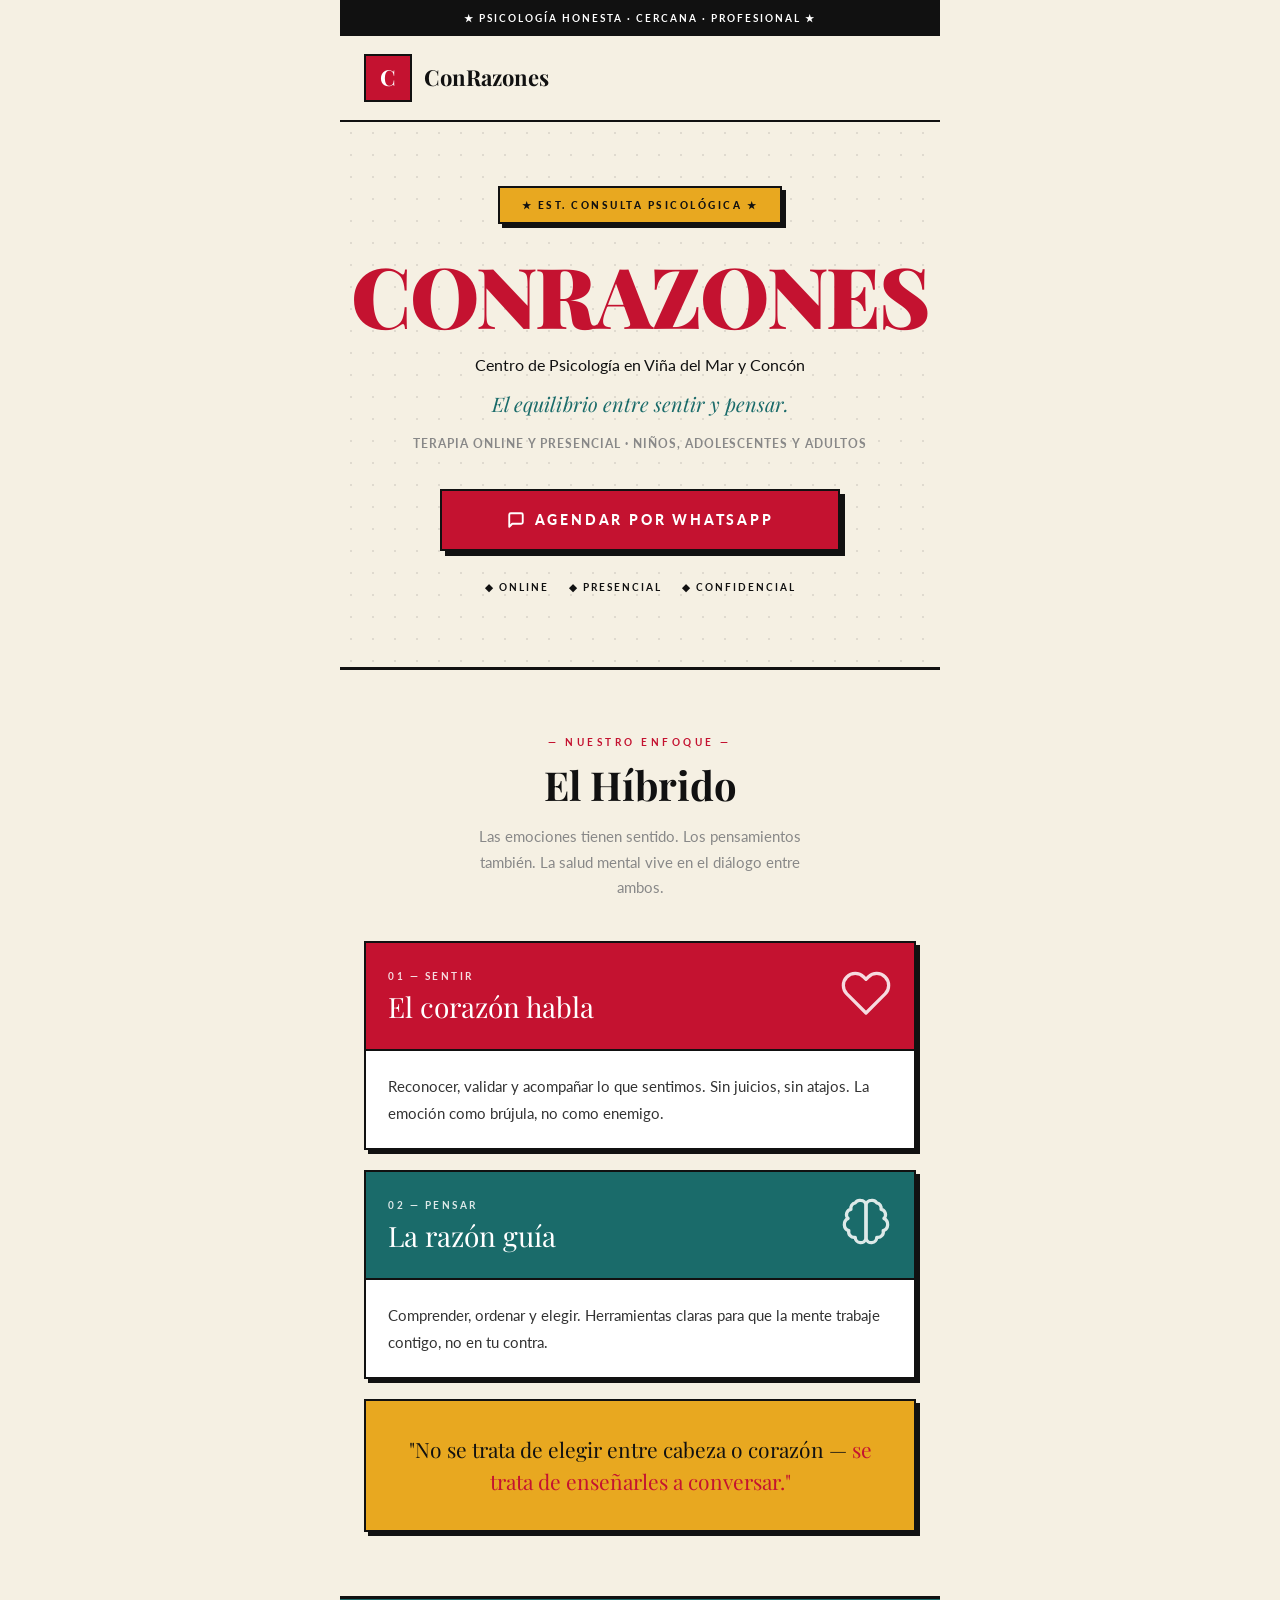
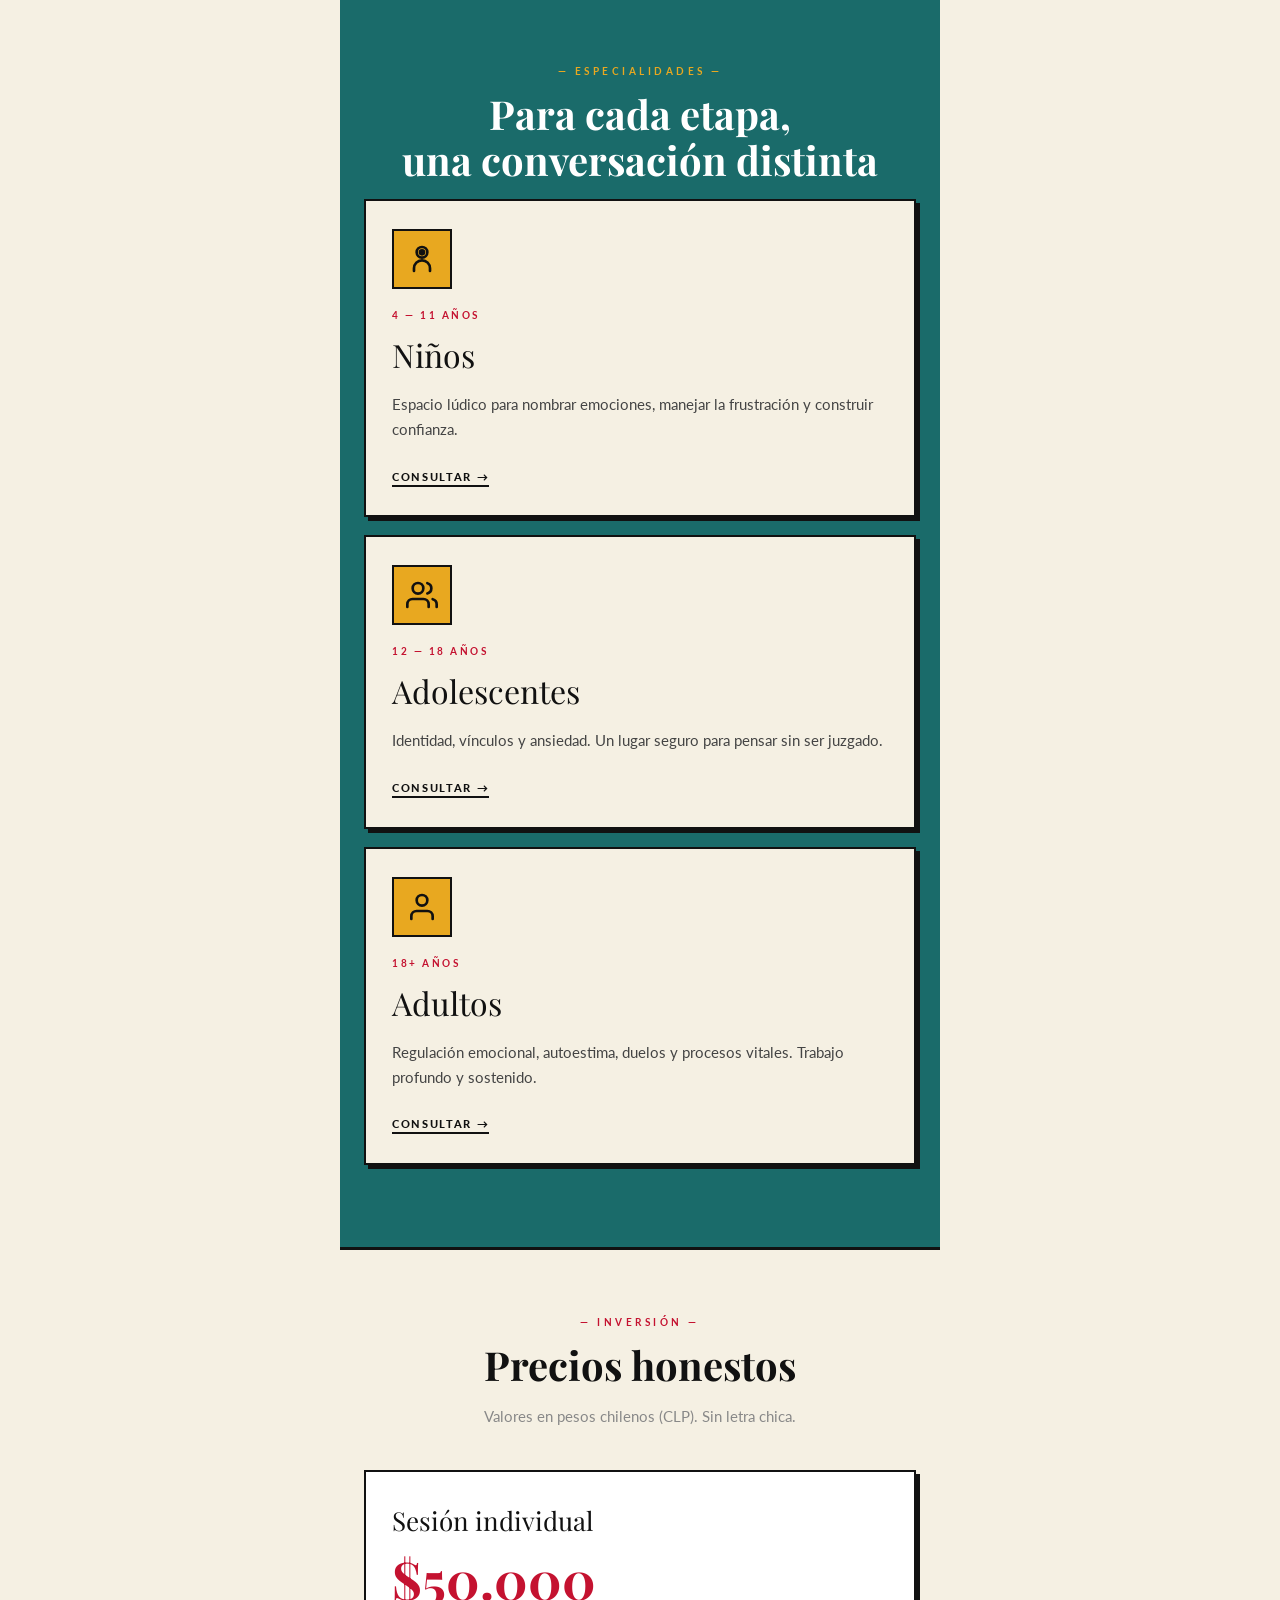
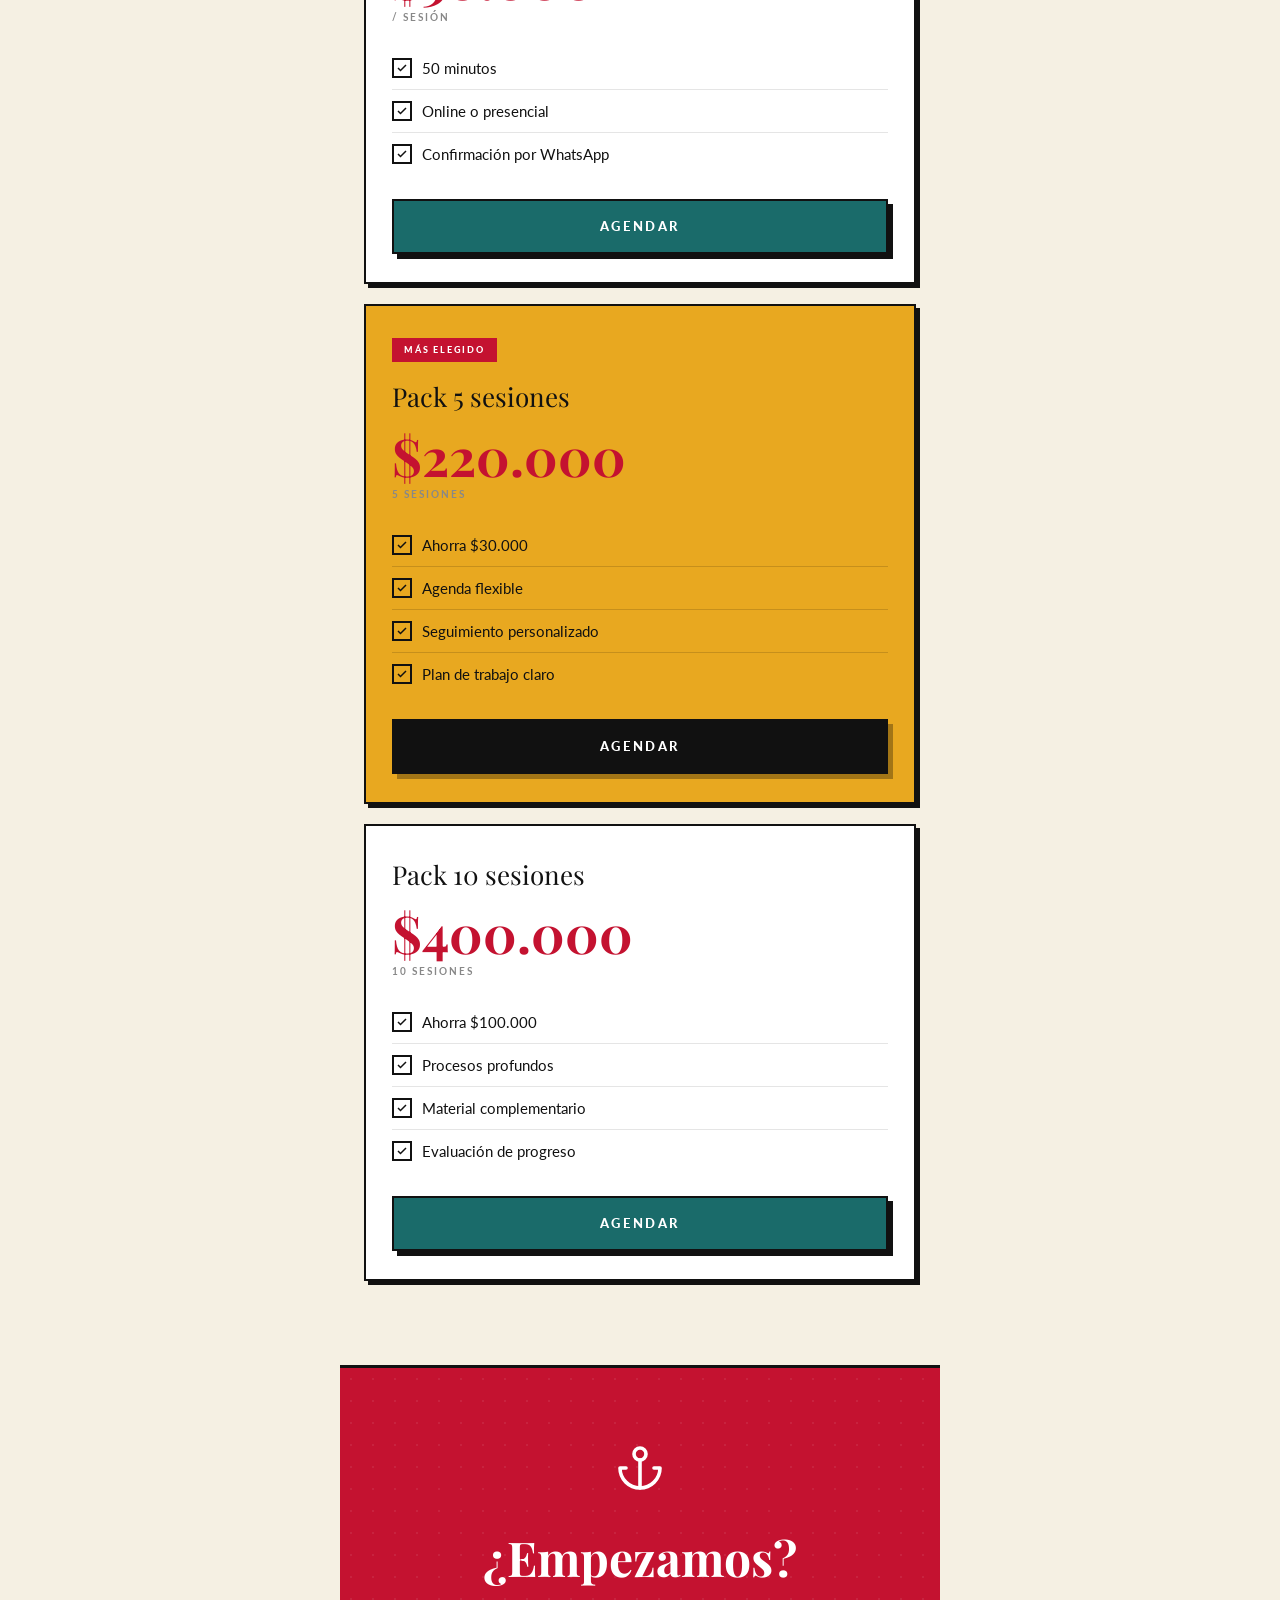
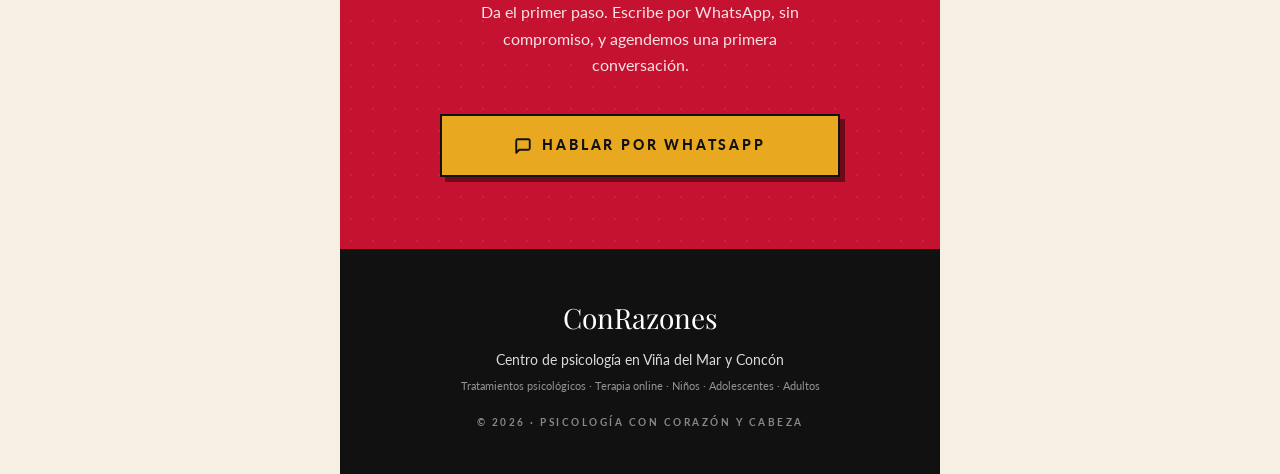
<file: index.html>
<!DOCTYPE html>
<html lang="es-CL">
<head>
  <meta charset="UTF-8">
  <meta name="viewport" content="width=device-width, initial-scale=1.0">

  <!-- Primary SEO -->
  <title>Psicólogo en Viña del Mar y Concón | ConRazones — Terapia Online y Presencial</title>
  <meta name="description" content="Centro de psicología en Viña del Mar y Concón. Tratamientos psicológicos para niños, adolescentes y adultos: regulación emocional, ansiedad, autoestima. Terapia online y presencial. Agenda por WhatsApp.">
  <meta name="keywords" content="psicología viña del mar, psicólogo viña del mar, psicología concón, psicólogo concón, centro de psicología, tratamientos psicológicos, terapia online, terapia presencial, regulación emocional, ansiedad, psicoterapia chile">
  <meta name="author" content="ConRazones">
  <meta name="robots" content="index, follow, max-image-preview:large">
  <link rel="canonical" href="https://conrazones.vercel.app/">

  <!-- Geo Tags (Viña del Mar) -->
  <meta name="geo.region" content="CL-VS">
  <meta name="geo.placename" content="Viña del Mar, Concón">
  <meta name="geo.position" content="-33.024444;-71.551111">
  <meta name="ICBM" content="-33.024444, -71.551111">

  <!-- Open Graph (Facebook / WhatsApp / LinkedIn) -->
  <meta property="og:type" content="website">
  <meta property="og:locale" content="es_CL">
  <meta property="og:site_name" content="ConRazones">
  <meta property="og:title" content="Psicólogo en Viña del Mar y Concón | ConRazones">
  <meta property="og:description" content="Centro de psicología en Viña del Mar y Concón. Terapia online y presencial para niños, adolescentes y adultos. Agenda por WhatsApp.">
  <meta property="og:url" content="https://conrazones.vercel.app/">
  <meta property="og:image" content="https://conrazones.vercel.app/og-image.jpg">
  <meta property="og:image:width" content="1200">
  <meta property="og:image:height" content="630">

  <!-- Twitter Card -->
  <meta name="twitter:card" content="summary_large_image">
  <meta name="twitter:title" content="Psicólogo en Viña del Mar y Concón | ConRazones">
  <meta name="twitter:description" content="Centro de psicología en Viña del Mar y Concón. Terapia online y presencial. Agenda por WhatsApp.">
  <meta name="twitter:image" content="https://conrazones.vercel.app/og-image.jpg">

  <!-- Mobile / Browser Chrome -->
  <meta name="theme-color" content="#C41230">
  <meta name="format-detection" content="telephone=no">

  <!-- Favicon (SVG inline — funciona en Chrome/Firefox/Safari modernos) -->
  <link rel="icon" href="data:image/svg+xml,%3Csvg xmlns='http://www.w3.org/2000/svg' viewBox='0 0 100 100'%3E%3Crect width='100' height='100' fill='%23C41230'/%3E%3Ctext x='50' y='72' font-family='Georgia,serif' font-size='70' font-weight='700' fill='%23fff' text-anchor='middle'%3EC%3C/text%3E%3C/svg%3E">

  <!-- Structured Data — Schema.org JSON-LD -->
  <script type="application/ld+json">
  {
    "@context": "https://schema.org",
    "@type": "MedicalBusiness",
    "@id": "https://conrazones.vercel.app/#business",
    "name": "ConRazones",
    "alternateName": "ConRazones Psicología",
    "description": "Centro de psicología en Viña del Mar y Concón. Tratamientos psicológicos para niños, adolescentes y adultos. Terapia online y presencial.",
    "url": "https://conrazones.vercel.app/",
    "telephone": "+56988238047",
    "image": "https://conrazones.vercel.app/og-image.jpg",
    "priceRange": "$50.000 - $400.000 CLP",
    "address": {
      "@type": "PostalAddress",
      "addressLocality": "Viña del Mar",
      "addressRegion": "Valparaíso",
      "addressCountry": "CL"
    },
    "geo": {
      "@type": "GeoCoordinates",
      "latitude": -33.024444,
      "longitude": -71.551111
    },
    "areaServed": [
      { "@type": "City", "name": "Viña del Mar" },
      { "@type": "City", "name": "Concón" },
      { "@type": "City", "name": "Valparaíso" },
      { "@type": "Country", "name": "Chile" }
    ],
    "medicalSpecialty": "Psychiatric",
    "availableService": [
      {
        "@type": "MedicalTherapy",
        "name": "Psicoterapia para niños",
        "description": "Espacio lúdico para nombrar emociones, manejar la frustración y construir confianza (4-11 años)."
      },
      {
        "@type": "MedicalTherapy",
        "name": "Psicoterapia para adolescentes",
        "description": "Identidad, vínculos y ansiedad. Espacio seguro para adolescentes (12-18 años)."
      },
      {
        "@type": "MedicalTherapy",
        "name": "Psicoterapia para adultos",
        "description": "Regulación emocional, autoestima, duelos y procesos vitales (18+ años)."
      },
      {
        "@type": "MedicalTherapy",
        "name": "Terapia online",
        "description": "Sesiones de psicoterapia por videollamada para Chile y el extranjero."
      }
    ],
    "sameAs": []
  }
  </script>

  <!-- Fonts -->
  <link rel="preconnect" href="https://fonts.googleapis.com">
  <link rel="preconnect" href="https://fonts.gstatic.com" crossorigin>
  <link href="https://fonts.googleapis.com/css2?family=Playfair+Display:ital,wght@0,400;0,600;0,700;0,900;1,400;1,600&family=Lato:wght@300;400;700;900&display=swap" rel="stylesheet">
  <link rel="stylesheet" href="style.css?v=6">
</head>
<body>

  <!-- Announcement Bar -->
  <div class="announcement-bar">
    ★ PSICOLOGÍA HONESTA · CERCANA · PROFESIONAL ★
  </div>

  <!-- Header -->
  <header class="site-header">
    <div class="logo">
      <div class="logo-mark">C</div>
      <span class="logo-name">ConRazones</span>
    </div>
  </header>

  <!-- Hero -->
  <section class="hero" id="inicio">
    <div class="hero-inner">
      <span class="hero-badge">★ EST. CONSULTA PSICOLÓGICA ★</span>
      <h1 class="hero-title">CONRAZONES</h1>
      <p class="hero-sub">Centro de Psicología en Viña del Mar y Concón</p>
      <p class="hero-tagline">El equilibrio entre sentir y pensar.</p>
      <p class="hero-location">Terapia online y presencial · Niños, adolescentes y adultos</p>
      <a href="https://wa.me/56988238047?text=Hola%2C%20me%20gustar%C3%ADa%20agendar%20una%20consulta"
         class="btn btn--red btn--large" target="_blank" rel="noopener">
        <svg class="btn-icon" xmlns="http://www.w3.org/2000/svg" viewBox="0 0 24 24" fill="none" stroke="currentColor" stroke-width="2.5" stroke-linecap="round" stroke-linejoin="round">
          <path d="M21 15a2 2 0 0 1-2 2H7l-4 4V5a2 2 0 0 1 2-2h14a2 2 0 0 1 2 2z"/>
        </svg>
        AGENDAR POR WHATSAPP
      </a>
      <div class="hero-pills">
        <span>◆ ONLINE</span>
        <span>◆ PRESENCIAL</span>
        <span>◆ CONFIDENCIAL</span>
      </div>
    </div>
  </section>

  <!-- Nuestro Enfoque -->
  <section class="approach" id="enfoque">
    <div class="container">
      <p class="eyebrow eyebrow--red">— NUESTRO ENFOQUE —</p>
      <h2 class="section-heading">El Híbrido</h2>
      <p class="section-body">Las emociones tienen sentido. Los pensamientos también. La salud mental vive en el diálogo entre ambos.</p>

      <!-- Card Sentir -->
      <div class="method-card">
        <div class="method-card__header method-card__header--red">
          <div class="method-card__text">
            <span class="method-card__label">01 — SENTIR</span>
            <h3 class="method-card__title">El corazón habla</h3>
          </div>
          <div class="method-card__icon">
            <svg xmlns="http://www.w3.org/2000/svg" width="52" height="52" viewBox="0 0 24 24" fill="none" stroke="currentColor" stroke-width="1.5" stroke-linecap="round" stroke-linejoin="round">
              <path d="M20.84 4.61a5.5 5.5 0 0 0-7.78 0L12 5.67l-1.06-1.06a5.5 5.5 0 0 0-7.78 7.78l1.06 1.06L12 21.23l7.78-7.78 1.06-1.06a5.5 5.5 0 0 0 0-7.78z"/>
            </svg>
          </div>
        </div>
        <div class="method-card__body">
          Reconocer, validar y acompañar lo que sentimos. Sin juicios, sin atajos. La emoción como brújula, no como enemigo.
        </div>
      </div>

      <!-- Card Pensar -->
      <div class="method-card">
        <div class="method-card__header method-card__header--teal">
          <div class="method-card__text">
            <span class="method-card__label">02 — PENSAR</span>
            <h3 class="method-card__title">La razón guía</h3>
          </div>
          <div class="method-card__icon">
            <svg xmlns="http://www.w3.org/2000/svg" width="52" height="52" viewBox="0 0 24 24" fill="none" stroke="currentColor" stroke-width="1.5" stroke-linecap="round" stroke-linejoin="round">
              <path d="M9.5 2A2.5 2.5 0 0 1 12 4.5v15a2.5 2.5 0 0 1-4.96-.46 2.5 2.5 0 0 1-2.96-3.08 3 3 0 0 1-.34-5.58 2.5 2.5 0 0 1 1.32-4.24 2.5 2.5 0 0 1 1.98-3A2.5 2.5 0 0 1 9.5 2Z"/>
              <path d="M14.5 2A2.5 2.5 0 0 0 12 4.5v15a2.5 2.5 0 0 0 4.96-.46 2.5 2.5 0 0 0 2.96-3.08 3 3 0 0 0 .34-5.58 2.5 2.5 0 0 0-1.32-4.24 2.5 2.5 0 0 0-1.98-3A2.5 2.5 0 0 0 14.5 2Z"/>
            </svg>
          </div>
        </div>
        <div class="method-card__body">
          Comprender, ordenar y elegir. Herramientas claras para que la mente trabaje contigo, no en tu contra.
        </div>
      </div>

      <!-- Quote -->
      <blockquote class="quote-block">
        "No se trata de elegir entre cabeza o corazón —
        <em class="quote-accent">se trata de enseñarles a conversar."</em>
      </blockquote>
    </div>
  </section>

  <!-- Especialidades -->
  <section class="specialties" id="especialidades">
    <div class="container">
      <p class="eyebrow eyebrow--gold">— ESPECIALIDADES —</p>
      <h2 class="section-heading section-heading--white">Para cada etapa,<br>una conversación distinta</h2>

      <!-- Niños -->
      <div class="specialty-card">
        <div class="specialty-card__icon">
          <svg xmlns="http://www.w3.org/2000/svg" width="32" height="32" viewBox="0 0 24 24" fill="none" stroke="currentColor" stroke-width="2" stroke-linecap="round" stroke-linejoin="round">
            <circle cx="12" cy="7" r="4"/>
            <path d="M6 21v-2a6 6 0 0 1 12 0v2"/>
            <circle cx="12" cy="7" r="1.5" fill="currentColor"/>
          </svg>
        </div>
        <span class="specialty-card__age">4 — 11 AÑOS</span>
        <h3 class="specialty-card__title">Niños</h3>
        <p class="specialty-card__desc">Espacio lúdico para nombrar emociones, manejar la frustración y construir confianza.</p>
        <a href="https://wa.me/56988238047?text=Hola%2C%20me%20interesa%20consultar%20por%20ni%C3%B1os"
           class="specialty-card__link" target="_blank" rel="noopener">CONSULTAR →</a>
      </div>

      <!-- Adolescentes -->
      <div class="specialty-card">
        <div class="specialty-card__icon">
          <svg xmlns="http://www.w3.org/2000/svg" width="32" height="32" viewBox="0 0 24 24" fill="none" stroke="currentColor" stroke-width="2" stroke-linecap="round" stroke-linejoin="round">
            <path d="M17 21v-2a4 4 0 0 0-4-4H5a4 4 0 0 0-4 4v2"/>
            <circle cx="9" cy="7" r="4"/>
            <path d="M23 21v-2a4 4 0 0 0-3-3.87"/>
            <path d="M16 3.13a4 4 0 0 1 0 7.75"/>
          </svg>
        </div>
        <span class="specialty-card__age">12 — 18 AÑOS</span>
        <h3 class="specialty-card__title">Adolescentes</h3>
        <p class="specialty-card__desc">Identidad, vínculos y ansiedad. Un lugar seguro para pensar sin ser juzgado.</p>
        <a href="https://wa.me/56988238047?text=Hola%2C%20me%20interesa%20consultar%20por%20adolescentes"
           class="specialty-card__link" target="_blank" rel="noopener">CONSULTAR →</a>
      </div>

      <!-- Adultos -->
      <div class="specialty-card">
        <div class="specialty-card__icon">
          <svg xmlns="http://www.w3.org/2000/svg" width="32" height="32" viewBox="0 0 24 24" fill="none" stroke="currentColor" stroke-width="2" stroke-linecap="round" stroke-linejoin="round">
            <path d="M20 21v-2a4 4 0 0 0-4-4H8a4 4 0 0 0-4 4v2"/>
            <circle cx="12" cy="7" r="4"/>
          </svg>
        </div>
        <span class="specialty-card__age">18+ AÑOS</span>
        <h3 class="specialty-card__title">Adultos</h3>
        <p class="specialty-card__desc">Regulación emocional, autoestima, duelos y procesos vitales. Trabajo profundo y sostenido.</p>
        <a href="https://wa.me/56988238047?text=Hola%2C%20me%20interesa%20consultar%20para%20adultos"
           class="specialty-card__link" target="_blank" rel="noopener">CONSULTAR →</a>
      </div>
    </div>
  </section>

  <!-- Inversión / Precios -->
  <section class="pricing" id="inversion">
    <div class="container">
      <p class="eyebrow eyebrow--red">— INVERSIÓN —</p>
      <h2 class="section-heading">Precios honestos</h2>
      <p class="section-body">Valores en pesos chilenos (CLP). Sin letra chica.</p>

      <!-- Sesión Individual -->
      <div class="price-card">
        <h3 class="price-card__name">Sesión individual</h3>
        <div class="price-card__amount">$50.000</div>
        <div class="price-card__period">/ SESIÓN</div>
        <ul class="price-card__features">
          <li><span class="check-box"><svg xmlns="http://www.w3.org/2000/svg" width="12" height="12" viewBox="0 0 24 24" fill="none" stroke="currentColor" stroke-width="3"><polyline points="20 6 9 17 4 12"/></svg></span> 50 minutos</li>
          <li><span class="check-box"><svg xmlns="http://www.w3.org/2000/svg" width="12" height="12" viewBox="0 0 24 24" fill="none" stroke="currentColor" stroke-width="3"><polyline points="20 6 9 17 4 12"/></svg></span> Online o presencial</li>
          <li><span class="check-box"><svg xmlns="http://www.w3.org/2000/svg" width="12" height="12" viewBox="0 0 24 24" fill="none" stroke="currentColor" stroke-width="3"><polyline points="20 6 9 17 4 12"/></svg></span> Confirmación por WhatsApp</li>
        </ul>
        <a href="https://wa.me/56988238047?text=Hola%2C%20quiero%20agendar%20una%20sesi%C3%B3n%20individual"
           class="btn btn--teal btn--block" target="_blank" rel="noopener">AGENDAR</a>
      </div>

      <!-- Pack 5 (featured) -->
      <div class="price-card price-card--featured">
        <span class="price-card__badge">MÁS ELEGIDO</span>
        <h3 class="price-card__name">Pack 5 sesiones</h3>
        <div class="price-card__amount">$220.000</div>
        <div class="price-card__period">5 SESIONES</div>
        <ul class="price-card__features">
          <li><span class="check-box"><svg xmlns="http://www.w3.org/2000/svg" width="12" height="12" viewBox="0 0 24 24" fill="none" stroke="currentColor" stroke-width="3"><polyline points="20 6 9 17 4 12"/></svg></span> Ahorra $30.000</li>
          <li><span class="check-box"><svg xmlns="http://www.w3.org/2000/svg" width="12" height="12" viewBox="0 0 24 24" fill="none" stroke="currentColor" stroke-width="3"><polyline points="20 6 9 17 4 12"/></svg></span> Agenda flexible</li>
          <li><span class="check-box"><svg xmlns="http://www.w3.org/2000/svg" width="12" height="12" viewBox="0 0 24 24" fill="none" stroke="currentColor" stroke-width="3"><polyline points="20 6 9 17 4 12"/></svg></span> Seguimiento personalizado</li>
          <li><span class="check-box"><svg xmlns="http://www.w3.org/2000/svg" width="12" height="12" viewBox="0 0 24 24" fill="none" stroke="currentColor" stroke-width="3"><polyline points="20 6 9 17 4 12"/></svg></span> Plan de trabajo claro</li>
        </ul>
        <a href="https://wa.me/56988238047?text=Hola%2C%20quiero%20el%20pack%20de%205%20sesiones"
           class="btn btn--dark btn--block" target="_blank" rel="noopener">AGENDAR</a>
      </div>

      <!-- Pack 10 -->
      <div class="price-card">
        <h3 class="price-card__name">Pack 10 sesiones</h3>
        <div class="price-card__amount">$400.000</div>
        <div class="price-card__period">10 SESIONES</div>
        <ul class="price-card__features">
          <li><span class="check-box"><svg xmlns="http://www.w3.org/2000/svg" width="12" height="12" viewBox="0 0 24 24" fill="none" stroke="currentColor" stroke-width="3"><polyline points="20 6 9 17 4 12"/></svg></span> Ahorra $100.000</li>
          <li><span class="check-box"><svg xmlns="http://www.w3.org/2000/svg" width="12" height="12" viewBox="0 0 24 24" fill="none" stroke="currentColor" stroke-width="3"><polyline points="20 6 9 17 4 12"/></svg></span> Procesos profundos</li>
          <li><span class="check-box"><svg xmlns="http://www.w3.org/2000/svg" width="12" height="12" viewBox="0 0 24 24" fill="none" stroke="currentColor" stroke-width="3"><polyline points="20 6 9 17 4 12"/></svg></span> Material complementario</li>
          <li><span class="check-box"><svg xmlns="http://www.w3.org/2000/svg" width="12" height="12" viewBox="0 0 24 24" fill="none" stroke="currentColor" stroke-width="3"><polyline points="20 6 9 17 4 12"/></svg></span> Evaluación de progreso</li>
        </ul>
        <a href="https://wa.me/56988238047?text=Hola%2C%20quiero%20el%20pack%20de%2010%20sesiones"
           class="btn btn--teal btn--block" target="_blank" rel="noopener">AGENDAR</a>
      </div>
    </div>
  </section>

  <!-- CTA Final -->
  <section class="cta-section">
    <div class="container">
      <div class="cta-anchor">
        <svg xmlns="http://www.w3.org/2000/svg" width="48" height="48" viewBox="0 0 24 24" fill="none" stroke="currentColor" stroke-width="1.8" stroke-linecap="round" stroke-linejoin="round">
          <circle cx="12" cy="5" r="3"/>
          <line x1="12" y1="22" x2="12" y2="8"/>
          <path d="M5 12H2a10 10 0 0 0 20 0h-3"/>
        </svg>
      </div>
      <h2 class="cta-title">¿Empezamos?</h2>
      <p class="cta-body">Da el primer paso. Escribe por WhatsApp, sin compromiso, y agendemos una primera conversación.</p>
      <a href="https://wa.me/56988238047?text=Hola%2C%20quiero%20empezar%20una%20primera%20consulta"
         class="btn btn--gold btn--large" target="_blank" rel="noopener">
        <svg class="btn-icon" xmlns="http://www.w3.org/2000/svg" viewBox="0 0 24 24" fill="none" stroke="currentColor" stroke-width="2.5" stroke-linecap="round" stroke-linejoin="round">
          <path d="M21 15a2 2 0 0 1-2 2H7l-4 4V5a2 2 0 0 1 2-2h14a2 2 0 0 1 2 2z"/>
        </svg>
        HABLAR POR WHATSAPP
      </a>
    </div>
  </section>

  <!-- Footer -->
  <footer class="site-footer">
    <p class="footer-brand">ConRazones</p>
    <p class="footer-tagline">Centro de psicología en Viña del Mar y Concón</p>
    <p class="footer-services">Tratamientos psicológicos · Terapia online · Niños · Adolescentes · Adultos</p>
    <p class="footer-copy">© 2026 · PSICOLOGÍA CON CORAZÓN Y CABEZA</p>
  </footer>

</body>
</html>
</file>
<file: style.css>
/* ================================================
   ConRazones — Retro Psychology Landing Page
   ================================================ */

*, *::before, *::after {
  box-sizing: border-box;
  margin: 0;
  padding: 0;
}

:root {
  --cream: #F5F0E3;
  --red:   #C41230;
  --teal:  #1A6B6A;
  --gold:  #E8A820;
  --black: #111111;
  --white: #FFFFFF;
  --gray:  #888888;
  --shadow: 4px 4px 0px var(--black);
}

html {
  scroll-behavior: smooth;
  overflow-x: hidden;
}

body {
  font-family: 'Lato', sans-serif;
  background: var(--cream);
  color: var(--black);
  max-width: 520px;
  margin: 0 auto;
  line-height: 1.6;
  overflow-x: hidden;
}

/* Full-viewport cream bg on desktop */
html { background: var(--cream); }

/* ================================================
   ANNOUNCEMENT BAR
   ================================================ */

.announcement-bar {
  background: var(--black);
  color: var(--white);
  text-align: center;
  padding: 10px 16px;
  font-size: 10px;
  font-weight: 700;
  letter-spacing: 0.2em;
  text-transform: uppercase;
}

/* ================================================
   HEADER
   ================================================ */

.site-header {
  background: var(--cream);
  padding: 18px 24px;
  border-bottom: 2.5px solid var(--black);
}

.logo {
  display: flex;
  align-items: center;
  gap: 12px;
}

.logo-mark {
  width: 48px;
  height: 48px;
  background: var(--red);
  color: var(--white);
  font-family: 'Playfair Display', serif;
  font-size: 22px;
  font-weight: 700;
  display: flex;
  align-items: center;
  justify-content: center;
  border: 2px solid var(--black);
  flex-shrink: 0;
}

.logo-name {
  font-family: 'Playfair Display', serif;
  font-size: 22px;
  font-weight: 700;
  color: var(--black);
}

/* ================================================
   HERO
   ================================================ */

.hero {
  background-color: var(--cream);
  background-image: radial-gradient(circle, rgba(0,0,0,0.09) 1.5px, transparent 1.5px);
  background-size: 22px 22px;
  padding: 64px 24px 72px;
  border-bottom: 3px solid var(--black);
  text-align: center;
}

.hero-inner {
  display: flex;
  flex-direction: column;
  align-items: center;
}

.hero-badge {
  display: inline-block;
  background: var(--gold);
  color: var(--black);
  font-size: 10px;
  font-weight: 900;
  letter-spacing: 0.25em;
  padding: 9px 22px;
  border: 2px solid var(--black);
  box-shadow: var(--shadow);
  margin-bottom: 28px;
}

.hero-title {
  font-family: 'Playfair Display', serif;
  font-size: clamp(38px, 11vw, 72px);
  font-weight: 900;
  color: var(--red);
  line-height: 1;
  letter-spacing: -0.02em;
  margin-bottom: 16px;
}

.hero-sub {
  font-size: 16px;
  font-weight: 400;
  color: var(--black);
  margin-bottom: 10px;
}

.hero-tagline {
  font-family: 'Playfair Display', serif;
  font-size: 20px;
  font-style: italic;
  color: var(--teal);
  margin-bottom: 14px;
}

.hero-location {
  font-size: 12px;
  font-weight: 700;
  letter-spacing: 0.08em;
  color: var(--gray);
  text-transform: uppercase;
  margin-bottom: 36px;
}

.hero-pills {
  display: flex;
  justify-content: center;
  flex-wrap: wrap;
  gap: 12px 20px;
  margin-top: 28px;
  font-size: 10px;
  font-weight: 700;
  letter-spacing: 0.2em;
  color: var(--black);
}

/* ================================================
   BUTTONS
   ================================================ */

.btn {
  display: inline-flex;
  align-items: center;
  justify-content: center;
  gap: 10px;
  padding: 15px 28px;
  font-family: 'Lato', sans-serif;
  font-size: 13px;
  font-weight: 900;
  letter-spacing: 0.2em;
  text-transform: uppercase;
  text-decoration: none;
  border: 2px solid var(--black);
  cursor: pointer;
  transition: transform 0.08s, box-shadow 0.08s;
  user-select: none;
}

.btn:active {
  transform: translate(4px, 4px);
  box-shadow: none !important;
}

.btn--large {
  padding: 18px 32px;
  font-size: 14px;
  width: 100%;
  max-width: 400px;
}

.btn--block {
  width: 100%;
  display: flex;
}

.btn--red  { background: var(--red);   color: var(--white); box-shadow: 5px 5px 0px var(--black); }
.btn--teal { background: var(--teal);  color: var(--white); box-shadow: 5px 5px 0px var(--black); }
.btn--dark { background: var(--black); color: var(--white); box-shadow: 5px 5px 0px rgba(0,0,0,0.3); }
.btn--gold { background: var(--gold);  color: var(--black); box-shadow: 5px 5px 0px rgba(0,0,0,0.45); }

.btn-icon {
  width: 18px;
  height: 18px;
  flex-shrink: 0;
}

/* ================================================
   SHARED
   ================================================ */

.container { width: 100%; }

.eyebrow {
  font-size: 10px;
  font-weight: 700;
  letter-spacing: 0.35em;
  text-align: center;
  text-transform: uppercase;
  margin-bottom: 12px;
}

.eyebrow--red  { color: var(--red); }
.eyebrow--gold { color: var(--gold); }

.section-heading {
  font-family: 'Playfair Display', serif;
  font-size: 40px;
  font-weight: 700;
  text-align: center;
  line-height: 1.15;
  margin-bottom: 16px;
  color: var(--black);
}

.section-heading--white { color: var(--white); }

.section-body {
  text-align: center;
  color: var(--gray);
  font-size: 15px;
  line-height: 1.7;
  max-width: 360px;
  margin: 0 auto 40px;
}

/* ================================================
   APPROACH / ENFOQUE
   ================================================ */

.approach {
  background: var(--cream);
  padding: 64px 24px;
}

.method-card {
  border: 2px solid var(--black);
  box-shadow: var(--shadow);
  margin-bottom: 20px;
  overflow: hidden;
}

.method-card__header {
  padding: 24px 22px;
  display: flex;
  align-items: center;
  justify-content: space-between;
  gap: 16px;
}

.method-card__header--red  { background: var(--red);  color: var(--white); }
.method-card__header--teal { background: var(--teal); color: var(--white); }

.method-card__label {
  display: block;
  font-size: 10px;
  font-weight: 700;
  letter-spacing: 0.25em;
  opacity: 0.85;
  margin-bottom: 6px;
}

.method-card__title {
  font-family: 'Playfair Display', serif;
  font-size: 28px;
  font-weight: 400;
  line-height: 1.2;
}

.method-card__icon { flex-shrink: 0; opacity: 0.85; }

.method-card__body {
  background: var(--white);
  padding: 22px;
  font-size: 15px;
  line-height: 1.75;
  color: #333;
  border-top: 2px solid var(--black);
}

.quote-block {
  background: var(--gold);
  border: 2px solid var(--black);
  box-shadow: var(--shadow);
  padding: 32px 28px;
  font-family: 'Playfair Display', serif;
  font-size: 21px;
  line-height: 1.55;
  text-align: center;
  font-style: normal;
  color: var(--black);
  margin-top: 4px;
}

.quote-accent { color: var(--red); font-style: normal; }

/* ================================================
   SPECIALTIES
   ================================================ */

.specialties {
  background: var(--teal);
  padding: 64px 24px;
  border-top: 3px solid var(--black);
  border-bottom: 3px solid var(--black);
}

.specialty-card {
  background: var(--cream);
  border: 2px solid var(--black);
  box-shadow: var(--shadow);
  padding: 28px 26px;
  margin-bottom: 18px;
}

.specialty-card__icon {
  width: 60px;
  height: 60px;
  background: var(--gold);
  border: 2px solid var(--black);
  display: flex;
  align-items: center;
  justify-content: center;
  margin-bottom: 18px;
}

.specialty-card__age {
  display: block;
  font-size: 10px;
  font-weight: 700;
  letter-spacing: 0.25em;
  color: var(--red);
  margin-bottom: 6px;
}

.specialty-card__title {
  font-family: 'Playfair Display', serif;
  font-size: 32px;
  font-weight: 400;
  margin-bottom: 12px;
  color: var(--black);
}

.specialty-card__desc {
  font-size: 15px;
  line-height: 1.65;
  color: #444;
  margin-bottom: 20px;
}

.specialty-card__link {
  font-size: 11px;
  font-weight: 900;
  letter-spacing: 0.15em;
  color: var(--black);
  text-decoration: none;
  border-bottom: 2px solid var(--black);
  padding-bottom: 2px;
  transition: opacity 0.2s;
}

.specialty-card__link:hover { opacity: 0.6; }

/* ================================================
   PRICING
   ================================================ */

.pricing {
  padding: 64px 24px;
  background: var(--cream);
}

.price-card {
  background: var(--white);
  border: 2px solid var(--black);
  box-shadow: var(--shadow);
  padding: 28px 26px;
  margin-bottom: 20px;
}

.price-card--featured { background: var(--gold); }

.price-card__badge {
  display: inline-block;
  background: var(--red);
  color: var(--white);
  font-size: 9px;
  font-weight: 900;
  letter-spacing: 0.2em;
  padding: 5px 12px;
  margin-bottom: 14px;
}

.price-card__name {
  font-family: 'Playfair Display', serif;
  font-size: 26px;
  font-weight: 400;
  margin-bottom: 12px;
  color: var(--black);
}

.price-card__amount {
  font-family: 'Playfair Display', serif;
  font-size: 52px;
  font-weight: 700;
  color: var(--red);
  line-height: 1;
}

.price-card__period {
  font-size: 10px;
  font-weight: 700;
  letter-spacing: 0.2em;
  color: var(--gray);
  margin-top: 4px;
  margin-bottom: 22px;
}

.price-card__features {
  list-style: none;
  margin-bottom: 24px;
}

.price-card__features li {
  display: flex;
  align-items: center;
  gap: 10px;
  font-size: 15px;
  padding: 9px 0;
  border-bottom: 1px solid rgba(0,0,0,0.1);
  color: var(--black);
}

.price-card__features li:last-child { border-bottom: none; }

.check-box {
  width: 20px;
  height: 20px;
  border: 2px solid var(--black);
  display: inline-flex;
  align-items: center;
  justify-content: center;
  flex-shrink: 0;
  background: var(--white);
}

/* On gold card, match checkbox bg to card background */
.price-card--featured .price-card__features li {
  border-bottom-color: rgba(0,0,0,0.15);
}
.price-card--featured .check-box {
  background: #E8A820 !important;
  border-color: var(--black);
}

/* ================================================
   CTA SECTION
   ================================================ */

.cta-section {
  background: var(--red);
  background-image: radial-gradient(circle, rgba(255,255,255,0.07) 1.5px, transparent 1.5px);
  background-size: 22px 22px;
  padding: 72px 24px;
  text-align: center;
  border-top: 3px solid var(--black);
  border-bottom: 3px solid var(--black);
}

.cta-anchor {
  font-size: 44px;
  margin-bottom: 20px;
  color: var(--white);
}

.cta-title {
  font-family: 'Playfair Display', serif;
  font-size: 48px;
  font-weight: 700;
  color: var(--white);
  margin-bottom: 16px;
  line-height: 1.1;
}

.cta-body {
  font-size: 16px;
  line-height: 1.65;
  color: rgba(255,255,255,0.88);
  max-width: 340px;
  margin: 0 auto 36px;
}

/* ================================================
   FOOTER
   ================================================ */

.site-footer {
  background: var(--black);
  color: var(--white);
  text-align: center;
  padding: 44px 24px;
}

.footer-brand {
  font-family: 'Playfair Display', serif;
  font-size: 28px;
  font-weight: 400;
  margin-bottom: 8px;
}

.footer-tagline {
  font-size: 14px;
  color: rgba(255,255,255,0.85);
  margin-bottom: 6px;
}

.footer-services {
  font-size: 11px;
  color: rgba(255,255,255,0.55);
  margin-bottom: 18px;
  line-height: 1.7;
}

.footer-copy {
  font-size: 10px;
  font-weight: 700;
  letter-spacing: 0.25em;
  color: rgba(255,255,255,0.5);
}

/* ================================================
   RESPONSIVE
   ================================================ */

/* Mobile adjustments */
@media (max-width: 420px) {
  .btn--large {
    font-size: 12px;
    letter-spacing: 0.12em;
    padding: 16px 18px;
    gap: 8px;
  }
  .hero-pills {
    font-size: 9px;
    gap: 8px 14px;
  }
  .cta-title {
    font-size: 40px;
  }
}

/* Desktop */
@media (min-width: 768px) {
  body { max-width: 600px; }
  .hero-title { font-size: 84px; }
}
</file>
